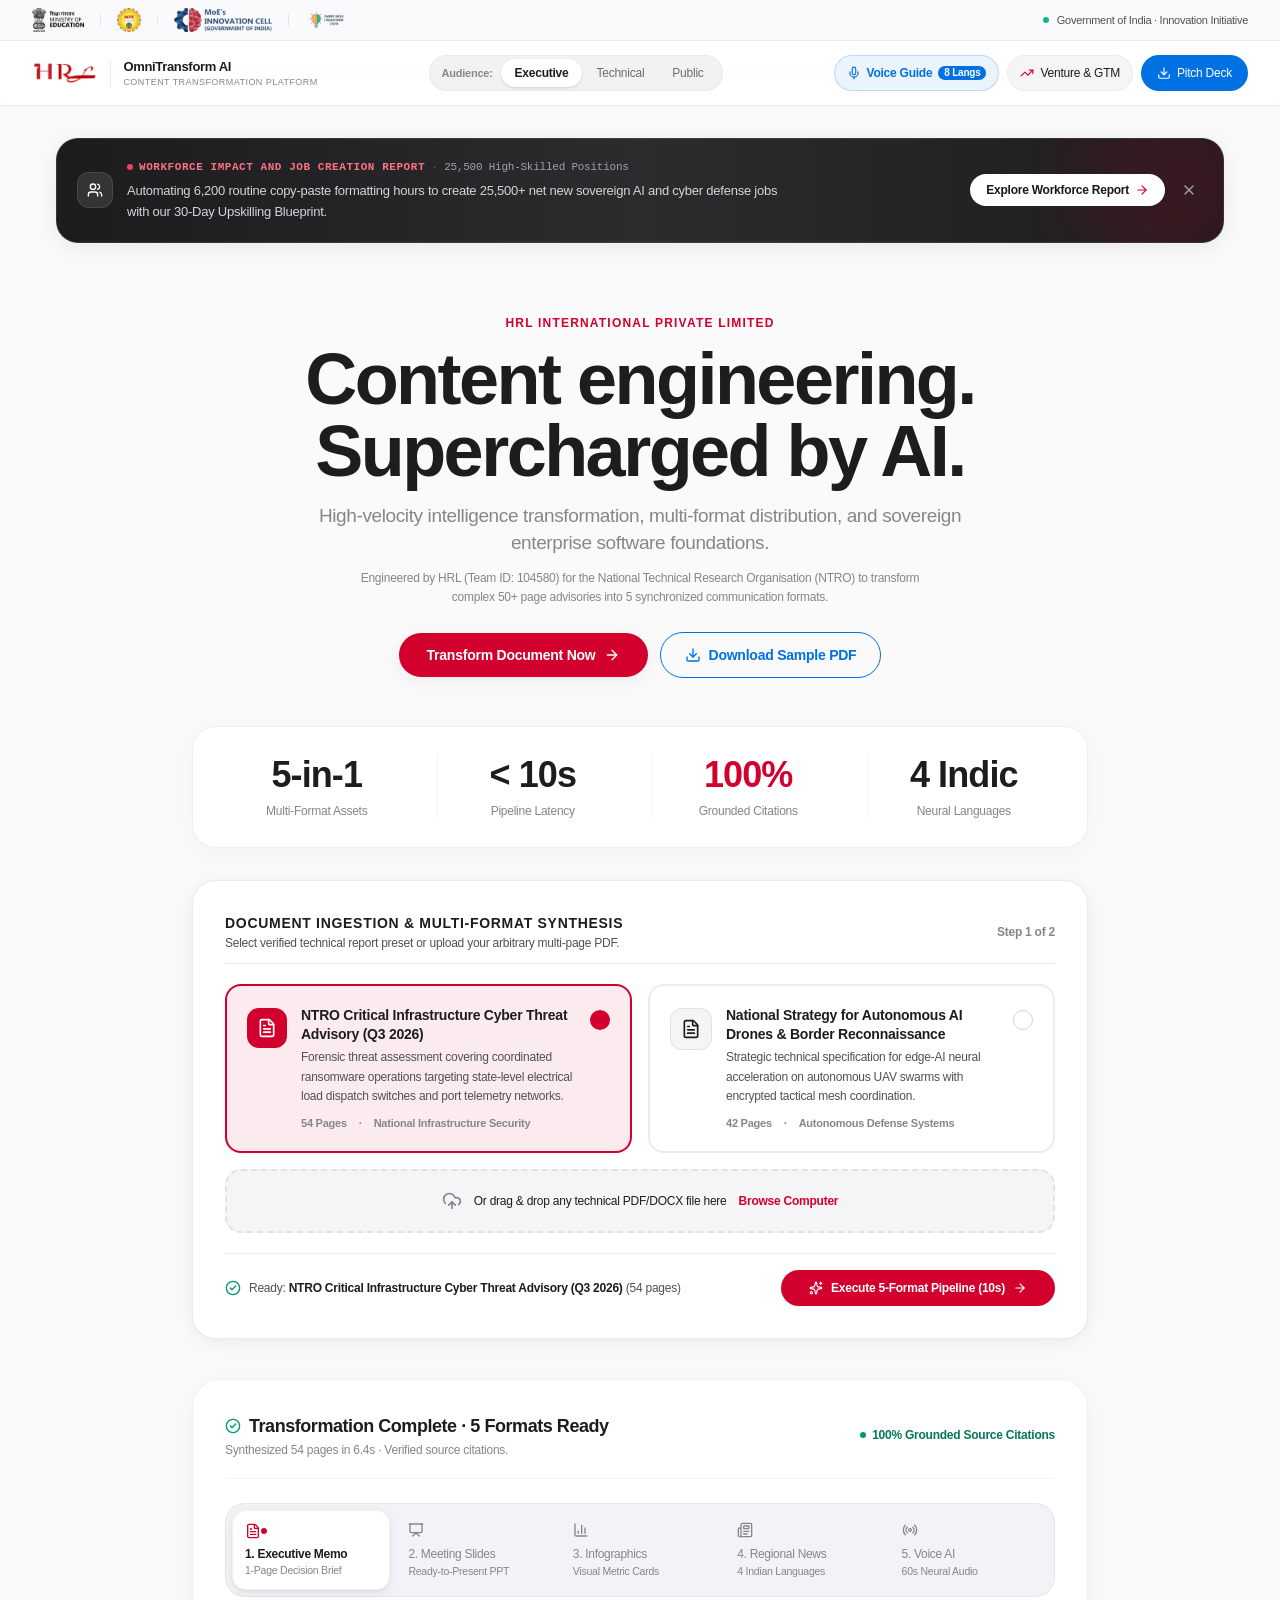
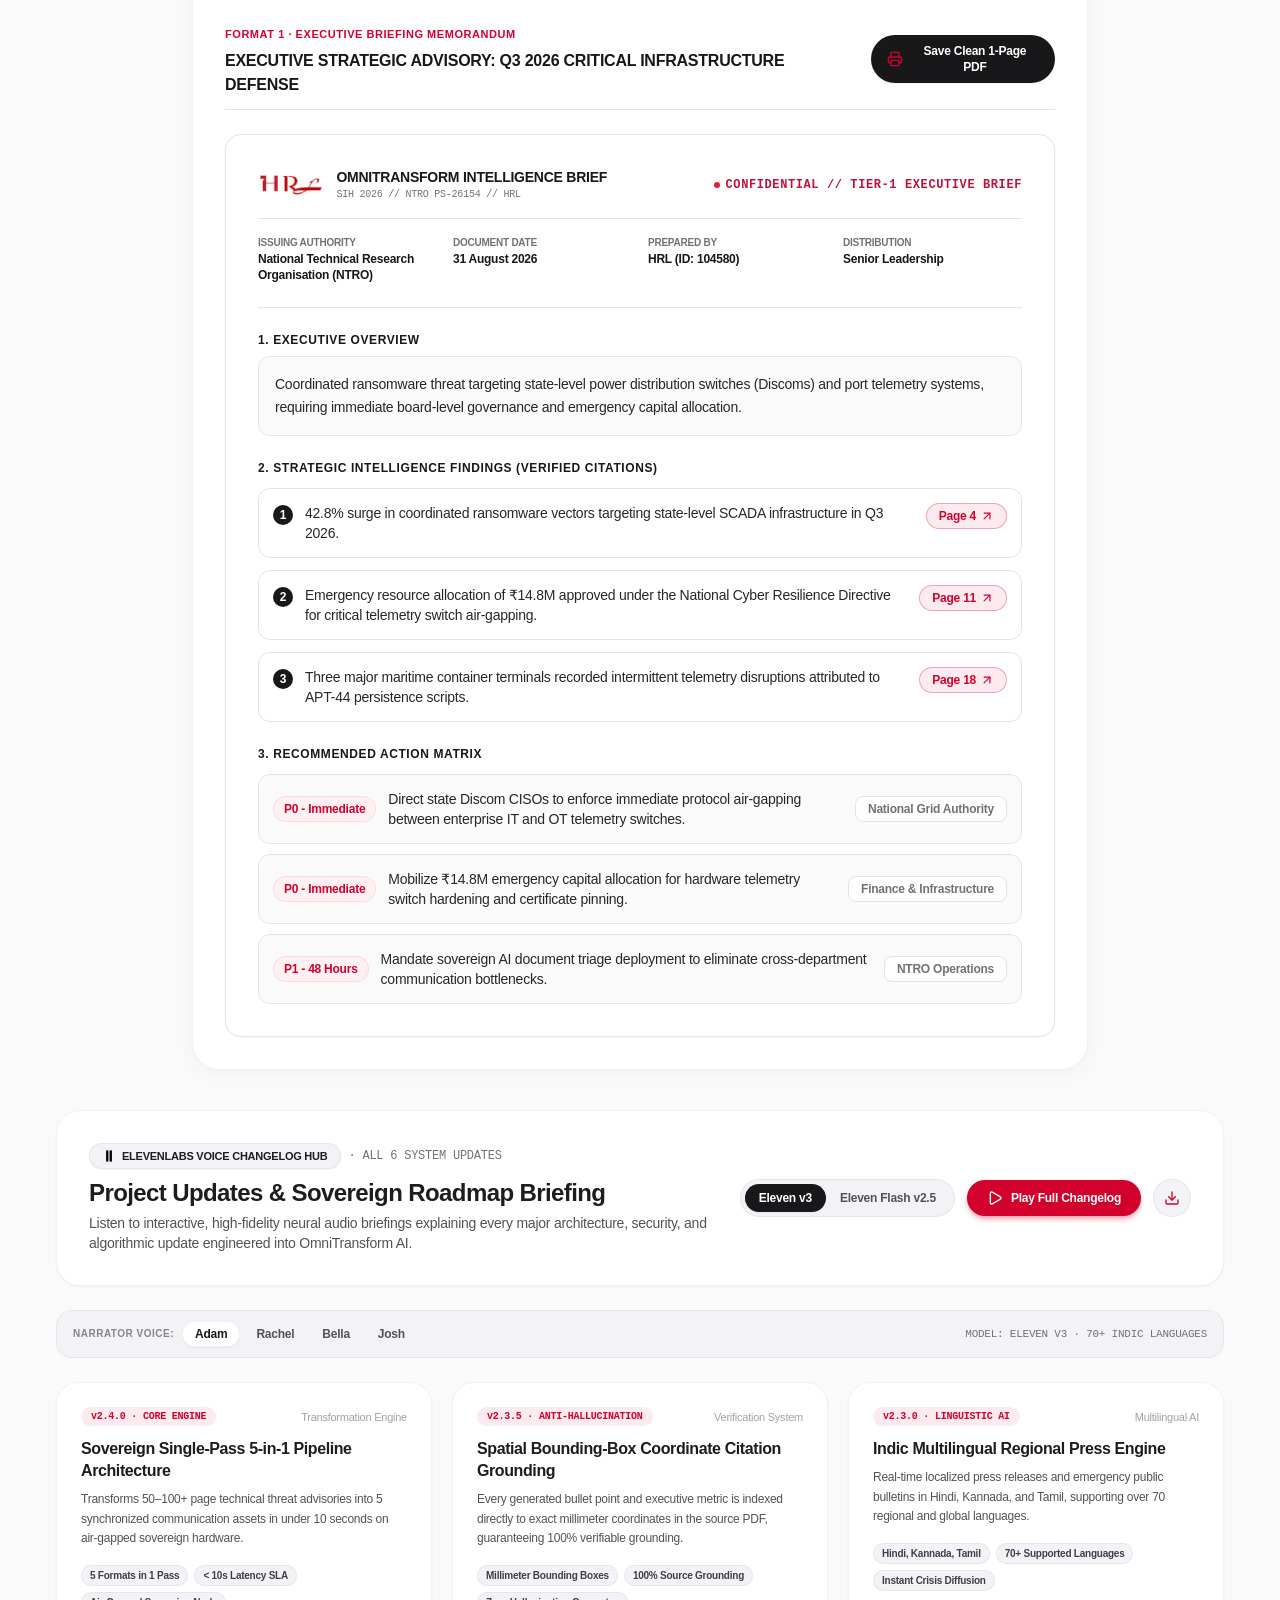
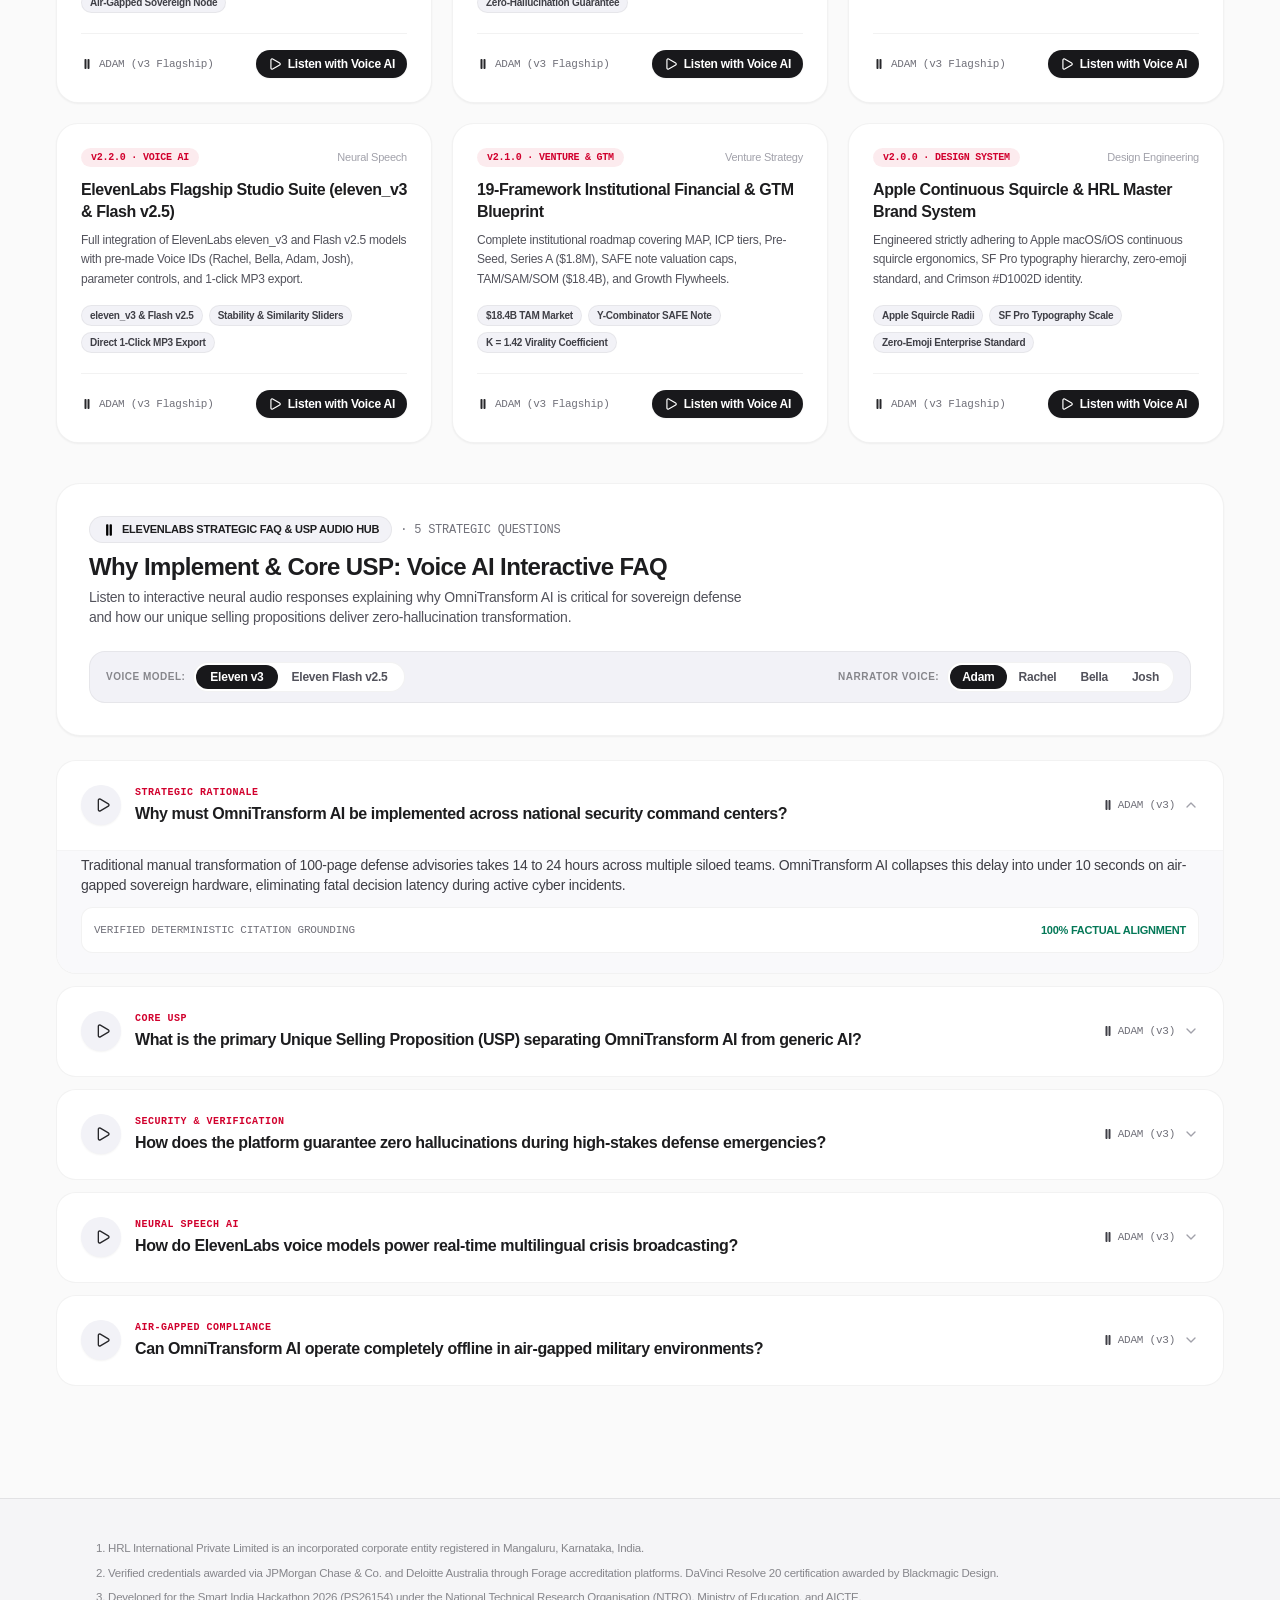
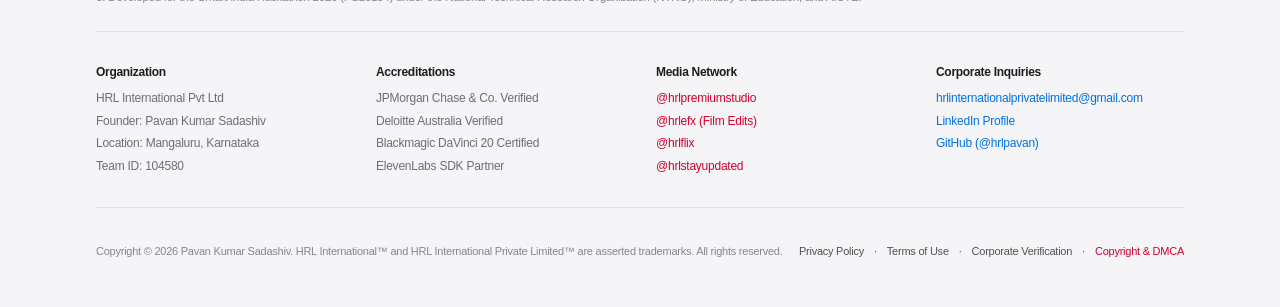
<file: index.html>
<!doctype html>
<html lang="en" class="scroll-smooth">
  <head>
    <meta charset="UTF-8" />
    <link rel="icon" type="image/png" href="./hrl_logo_transparent.png" />
    <link rel="apple-touch-icon" href="./hrl_logo_transparent.png" />
    <meta name="viewport" content="width=device-width, initial-scale=1.0, maximum-scale=5.0, viewport-fit=cover" />
    <meta name="theme-color" content="#1D1D1F" />
    <meta name="mobile-web-app-capable" content="yes" />
    <meta name="apple-mobile-web-app-status-bar-style" content="default" />
    <meta name="apple-mobile-web-app-title" content="OmniTransform AI" />
    <meta name="format-detection" content="telephone=no" />
    <meta name="description" content="Sovereign Gen AI Platform for Automated Content Transformation — Single-pass multi-format intelligence engine." />
    <title>OmniTransform AI — HRL | SIH 2026 (PS-26154)</title>
    <script type="module" crossorigin src="./assets/index-CZH-nbda.js"></script>
    <link rel="stylesheet" crossorigin href="./assets/index-DSg6G8YR.css">
  </head>
  <body class="min-h-screen bg-zinc-50 text-[#1D1D1F] overflow-x-hidden antialiased">
    <div id="root"></div>
  </body>
</html>
</file>
<file: assets/index-DSg6G8YR.css>
*,:before,:after,::backdrop{--tw-border-spacing-x:0;--tw-border-spacing-y:0;--tw-translate-x:0;--tw-translate-y:0;--tw-rotate:0;--tw-skew-x:0;--tw-skew-y:0;--tw-scale-x:1;--tw-scale-y:1;--tw-pan-x: ;--tw-pan-y: ;--tw-pinch-zoom: ;--tw-scroll-snap-strictness:proximity;--tw-gradient-from-position: ;--tw-gradient-via-position: ;--tw-gradient-to-position: ;--tw-ordinal: ;--tw-slashed-zero: ;--tw-numeric-figure: ;--tw-numeric-spacing: ;--tw-numeric-fraction: ;--tw-ring-inset: ;--tw-ring-offset-width:0px;--tw-ring-offset-color:#fff;--tw-ring-color:#3b82f680;--tw-ring-offset-shadow:0 0 #0000;--tw-ring-shadow:0 0 #0000;--tw-shadow:0 0 #0000;--tw-shadow-colored:0 0 #0000;--tw-blur: ;--tw-brightness: ;--tw-contrast: ;--tw-grayscale: ;--tw-hue-rotate: ;--tw-invert: ;--tw-saturate: ;--tw-sepia: ;--tw-drop-shadow: ;--tw-backdrop-blur: ;--tw-backdrop-brightness: ;--tw-backdrop-contrast: ;--tw-backdrop-grayscale: ;--tw-backdrop-hue-rotate: ;--tw-backdrop-invert: ;--tw-backdrop-opacity: ;--tw-backdrop-saturate: ;--tw-backdrop-sepia: ;--tw-contain-size: ;--tw-contain-layout: ;--tw-contain-paint: ;--tw-contain-style: }*,:before,:after{box-sizing:border-box;border:0 solid #e5e7eb}:before,:after{--tw-content:""}html,:host{-webkit-text-size-adjust:100%;tab-size:4;font-feature-settings:normal;font-variation-settings:normal;-webkit-tap-highlight-color:transparent;font-family:-apple-system,BlinkMacSystemFont,SF Pro Display,SF Pro Text,Segoe UI,Roboto,Helvetica,Arial,sans-serif;line-height:1.5}body{line-height:inherit;margin:0}hr{height:0;color:inherit;border-top-width:1px}abbr:where([title]){-webkit-text-decoration:underline dotted;text-decoration:underline dotted}h1,h2,h3,h4,h5,h6{font-size:inherit;font-weight:inherit}a{color:inherit;-webkit-text-decoration:inherit;text-decoration:inherit}b,strong{font-weight:bolder}code,kbd,samp,pre{font-feature-settings:normal;font-variation-settings:normal;font-family:ui-monospace,SF Mono,Cascadia Code,Menlo,monospace;font-size:1em}small{font-size:80%}sub,sup{vertical-align:baseline;font-size:75%;line-height:0;position:relative}sub{bottom:-.25em}sup{top:-.5em}table{text-indent:0;border-color:inherit;border-collapse:collapse}button,input,optgroup,select,textarea{font-feature-settings:inherit;font-variation-settings:inherit;font-family:inherit;font-size:100%;font-weight:inherit;line-height:inherit;letter-spacing:inherit;color:inherit;margin:0;padding:0}button,select{text-transform:none}button,input:where([type=button]),input:where([type=reset]),input:where([type=submit]){-webkit-appearance:button;background-color:#0000;background-image:none}:-moz-focusring{outline:auto}:-moz-ui-invalid{box-shadow:none}progress{vertical-align:baseline}::-webkit-inner-spin-button{height:auto}::-webkit-outer-spin-button{height:auto}[type=search]{-webkit-appearance:textfield;outline-offset:-2px}::-webkit-search-decoration{-webkit-appearance:none}::-webkit-file-upload-button{-webkit-appearance:button;font:inherit}summary{display:list-item}blockquote,dl,dd,h1,h2,h3,h4,h5,h6,hr,figure,p,pre{margin:0}fieldset{margin:0;padding:0}legend{padding:0}ol,ul,menu{margin:0;padding:0;list-style:none}dialog{padding:0}textarea{resize:vertical}input::-moz-placeholder{opacity:1;color:#9ca3af}textarea::-moz-placeholder{opacity:1;color:#9ca3af}input::placeholder,textarea::placeholder{opacity:1;color:#9ca3af}button,[role=button]{cursor:pointer}:disabled{cursor:default}img,svg,video,canvas,audio,iframe,embed,object{vertical-align:middle;display:block}img,video{max-width:100%;height:auto}[hidden]:where(:not([hidden=until-found])){display:none}html{-webkit-tap-highlight-color:transparent;font-feature-settings:"cv02", "cv03", "cv04", "cv11"}body{--tw-bg-opacity:1;background-color:rgb(245 245 247/var(--tw-bg-opacity,1));--tw-text-opacity:1;color:rgb(29 29 31/var(--tw-text-opacity,1));-webkit-font-smoothing:antialiased;-moz-osx-font-smoothing:grayscale;font-family:-apple-system,BlinkMacSystemFont,SF Pro Display,SF Pro Text,Segoe UI,Roboto,Helvetica,Arial,sans-serif}body ::selection{--tw-bg-opacity:1;background-color:rgb(0 113 227/var(--tw-bg-opacity,1));--tw-text-opacity:1;color:rgb(255 255 255/var(--tw-text-opacity,1))}body::selection{--tw-bg-opacity:1;background-color:rgb(0 113 227/var(--tw-bg-opacity,1));--tw-text-opacity:1;color:rgb(255 255 255/var(--tw-text-opacity,1))}body{-webkit-font-smoothing:antialiased;-moz-osx-font-smoothing:grayscale;letter-spacing:-.015em}.container{width:100%}@media (width>=375px){.container{max-width:375px}}@media (width>=640px){.container{max-width:640px}}@media (width>=768px){.container{max-width:768px}}@media (width>=1024px){.container{max-width:1024px}}@media (width>=1280px){.container{max-width:1280px}}@media (width>=1536px){.container{max-width:1536px}}@media (width>=1920px){.container{max-width:1920px}}@media (width>=2560px){.container{max-width:2560px}}.pointer-events-none{pointer-events:none}.fixed{position:fixed}.absolute{position:absolute}.relative{position:relative}.sticky{position:sticky}.inset-0{inset:0}.inset-4{inset:1rem}.-right-12{right:-3rem}.-top-12{top:-3rem}.bottom-6{bottom:1.5rem}.right-4{right:1rem}.right-6{right:1.5rem}.top-0{top:0}.top-4{top:1rem}.isolate{isolation:isolate}.z-10{z-index:10}.z-20{z-index:20}.z-50{z-index:50}.z-\[100000\]{z-index:100000}.z-\[99999\]{z-index:99999}.mx-auto{margin-left:auto;margin-right:auto}.my-2{margin-top:.5rem;margin-bottom:.5rem}.my-3{margin-top:.75rem;margin-bottom:.75rem}.my-5{margin-top:1.25rem;margin-bottom:1.25rem}.my-6{margin-top:1.5rem;margin-bottom:1.5rem}.my-8{margin-top:2rem;margin-bottom:2rem}.my-auto{margin-top:auto;margin-bottom:auto}.mb-0\.5{margin-bottom:.125rem}.mb-1{margin-bottom:.25rem}.mb-10{margin-bottom:2.5rem}.mb-12{margin-bottom:3rem}.mb-2{margin-bottom:.5rem}.mb-3{margin-bottom:.75rem}.mb-3\.5{margin-bottom:.875rem}.mb-4{margin-bottom:1rem}.mb-5{margin-bottom:1.25rem}.mb-6{margin-bottom:1.5rem}.ml-0\.5{margin-left:.125rem}.mt-0\.5{margin-top:.125rem}.mt-1{margin-top:.25rem}.mt-1\.5{margin-top:.375rem}.mt-12{margin-top:3rem}.mt-2{margin-top:.5rem}.mt-20{margin-top:5rem}.mt-4{margin-top:1rem}.mt-5{margin-top:1.25rem}.mt-6{margin-top:1.5rem}.mt-8{margin-top:2rem}.block{display:block}.flex{display:flex}.inline-flex{display:inline-flex}.grid{display:grid}.hidden{display:none}.aspect-\[16\/9\]{aspect-ratio:16/9}.h-1\.5{height:.375rem}.h-10{height:2.5rem}.h-12{height:3rem}.h-14{height:3.5rem}.h-2{height:.5rem}.h-3{height:.75rem}.h-3\.5{height:.875rem}.h-4{height:1rem}.h-48{height:12rem}.h-5{height:1.25rem}.h-6{height:1.5rem}.h-7{height:1.75rem}.h-8{height:2rem}.h-9{height:2.25rem}.h-full{height:100%}.max-h-6{max-height:1.5rem}.max-h-\[85vh\]{max-height:85vh}.max-h-\[88vh\]{max-height:88vh}.max-h-\[90vh\]{max-height:90vh}.max-h-\[92vh\]{max-height:92vh}.min-h-screen{min-height:100vh}.w-1{width:.25rem}.w-1\.5{width:.375rem}.w-10{width:2.5rem}.w-12{width:3rem}.w-2{width:.5rem}.w-3{width:.75rem}.w-3\.5{width:.875rem}.w-4{width:1rem}.w-48{width:12rem}.w-5{width:1.25rem}.w-7{width:1.75rem}.w-8{width:2rem}.w-9{width:2.25rem}.w-auto{width:auto}.w-full{width:100%}.w-px{width:1px}.max-w-2xl{max-width:42rem}.max-w-3xl{max-width:48rem}.max-w-4xl{max-width:56rem}.max-w-5xl{max-width:64rem}.max-w-6xl{max-width:72rem}.max-w-7xl{max-width:80rem}.max-w-\[1500px\]{max-width:1500px}.max-w-md{max-width:28rem}.max-w-xl{max-width:36rem}.flex-1{flex:1}.shrink-0{flex-shrink:0}.translate-x-0\.5{--tw-translate-x:.125rem;transform:translate(var(--tw-translate-x), var(--tw-translate-y)) rotate(var(--tw-rotate)) skewX(var(--tw-skew-x)) skewY(var(--tw-skew-y)) scaleX(var(--tw-scale-x)) scaleY(var(--tw-scale-y))}.rotate-180{--tw-rotate:180deg;transform:translate(var(--tw-translate-x), var(--tw-translate-y)) rotate(var(--tw-rotate)) skewX(var(--tw-skew-x)) skewY(var(--tw-skew-y)) scaleX(var(--tw-scale-x)) scaleY(var(--tw-scale-y))}.scale-\[1\.02\]{--tw-scale-x:1.02;--tw-scale-y:1.02;transform:translate(var(--tw-translate-x), var(--tw-translate-y)) rotate(var(--tw-rotate)) skewX(var(--tw-skew-x)) skewY(var(--tw-skew-y)) scaleX(var(--tw-scale-x)) scaleY(var(--tw-scale-y))}.transform{transform:translate(var(--tw-translate-x), var(--tw-translate-y)) rotate(var(--tw-rotate)) skewX(var(--tw-skew-x)) skewY(var(--tw-skew-y)) scaleX(var(--tw-scale-x)) scaleY(var(--tw-scale-y))}@keyframes pulse{50%{opacity:.5}}.animate-pulse{animation:2s cubic-bezier(.4,0,.6,1) infinite pulse}@keyframes spin{to{transform:rotate(360deg)}}.animate-spin{animation:1s linear infinite spin}.cursor-pointer{cursor:pointer}.select-none{-webkit-user-select:none;user-select:none}.grid-cols-1{grid-template-columns:repeat(1,minmax(0,1fr))}.grid-cols-2{grid-template-columns:repeat(2,minmax(0,1fr))}.flex-col{flex-direction:column}.flex-wrap{flex-wrap:wrap}.items-start{align-items:flex-start}.items-center{align-items:center}.items-stretch{align-items:stretch}.justify-end{justify-content:flex-end}.justify-center{justify-content:center}.justify-between{justify-content:space-between}.gap-1{gap:.25rem}.gap-1\.5{gap:.375rem}.gap-2{gap:.5rem}.gap-2\.5{gap:.625rem}.gap-3{gap:.75rem}.gap-3\.5{gap:.875rem}.gap-4{gap:1rem}.gap-5{gap:1.25rem}.gap-6{gap:1.5rem}.gap-x-2\.5{-moz-column-gap:.625rem;column-gap:.625rem}.gap-y-1{row-gap:.25rem}.space-x-3>:not([hidden])~:not([hidden]){--tw-space-x-reverse:0;margin-right:calc(.75rem * var(--tw-space-x-reverse));margin-left:calc(.75rem * calc(1 - var(--tw-space-x-reverse)))}.space-y-1\.5>:not([hidden])~:not([hidden]){--tw-space-y-reverse:0;margin-top:calc(.375rem * calc(1 - var(--tw-space-y-reverse)));margin-bottom:calc(.375rem * var(--tw-space-y-reverse))}.space-y-10>:not([hidden])~:not([hidden]){--tw-space-y-reverse:0;margin-top:calc(2.5rem * calc(1 - var(--tw-space-y-reverse)));margin-bottom:calc(2.5rem * var(--tw-space-y-reverse))}.space-y-2>:not([hidden])~:not([hidden]){--tw-space-y-reverse:0;margin-top:calc(.5rem * calc(1 - var(--tw-space-y-reverse)));margin-bottom:calc(.5rem * var(--tw-space-y-reverse))}.space-y-2\.5>:not([hidden])~:not([hidden]){--tw-space-y-reverse:0;margin-top:calc(.625rem * calc(1 - var(--tw-space-y-reverse)));margin-bottom:calc(.625rem * var(--tw-space-y-reverse))}.space-y-3>:not([hidden])~:not([hidden]){--tw-space-y-reverse:0;margin-top:calc(.75rem * calc(1 - var(--tw-space-y-reverse)));margin-bottom:calc(.75rem * var(--tw-space-y-reverse))}.space-y-3\.5>:not([hidden])~:not([hidden]){--tw-space-y-reverse:0;margin-top:calc(.875rem * calc(1 - var(--tw-space-y-reverse)));margin-bottom:calc(.875rem * var(--tw-space-y-reverse))}.space-y-4>:not([hidden])~:not([hidden]){--tw-space-y-reverse:0;margin-top:calc(1rem * calc(1 - var(--tw-space-y-reverse)));margin-bottom:calc(1rem * var(--tw-space-y-reverse))}.space-y-6>:not([hidden])~:not([hidden]){--tw-space-y-reverse:0;margin-top:calc(1.5rem * calc(1 - var(--tw-space-y-reverse)));margin-bottom:calc(1.5rem * var(--tw-space-y-reverse))}.space-y-8>:not([hidden])~:not([hidden]){--tw-space-y-reverse:0;margin-top:calc(2rem * calc(1 - var(--tw-space-y-reverse)));margin-bottom:calc(2rem * var(--tw-space-y-reverse))}.divide-y>:not([hidden])~:not([hidden]){--tw-divide-y-reverse:0;border-top-width:calc(1px * calc(1 - var(--tw-divide-y-reverse)));border-bottom-width:calc(1px * var(--tw-divide-y-reverse))}.divide-zinc-100>:not([hidden])~:not([hidden]){--tw-divide-opacity:1;border-color:rgb(244 244 245/var(--tw-divide-opacity,1))}.self-start{align-self:flex-start}.overflow-hidden{overflow:hidden}.overflow-x-auto{overflow-x:auto}.overflow-y-auto{overflow-y:auto}.overflow-x-hidden{overflow-x:hidden}.scroll-smooth{scroll-behavior:smooth}.truncate{text-overflow:ellipsis;white-space:nowrap;overflow:hidden}.whitespace-nowrap{white-space:nowrap}.break-all{word-break:break-all}.rounded{border-radius:.25rem}.rounded-2xl{border-radius:1rem}.rounded-3xl{border-radius:1.5rem}.rounded-\[14px\]{border-radius:14px}.rounded-\[20px\]{border-radius:20px}.rounded-\[22px\]{border-radius:22px}.rounded-\[24px\]{border-radius:24px}.rounded-\[28px\]{border-radius:28px}.rounded-full{border-radius:9999px}.rounded-lg{border-radius:.5rem}.rounded-md{border-radius:.375rem}.rounded-xl{border-radius:.75rem}.border{border-width:1px}.border-2{border-width:2px}.border-b{border-bottom-width:1px}.border-l{border-left-width:1px}.border-l-4{border-left-width:4px}.border-t{border-top-width:1px}.border-dashed{border-style:dashed}.border-\[\#0071E3\]{--tw-border-opacity:1;border-color:rgb(0 113 227/var(--tw-border-opacity,1))}.border-\[\#0071E3\]\/20{border-color:#0071e333}.border-amber-300{--tw-border-opacity:1;border-color:rgb(252 211 77/var(--tw-border-opacity,1))}.border-black\/10{border-color:#0000001a}.border-black\/5{border-color:#0000000d}.border-black\/\[0\.04\]{border-color:#0000000a}.border-black\/\[0\.06\]{border-color:#0000000f}.border-black\/\[0\.08\]{border-color:#00000014}.border-emerald-200{--tw-border-opacity:1;border-color:rgb(167 243 208/var(--tw-border-opacity,1))}.border-hrl-blue{--tw-border-opacity:1;border-color:rgb(0 113 227/var(--tw-border-opacity,1))}.border-hrl-border{border-color:#00000014}.border-hrl-crimson{--tw-border-opacity:1;border-color:rgb(209 0 45/var(--tw-border-opacity,1))}.border-hrl-crimson\/20{border-color:#d1002d33}.border-hrl-crimson\/30{border-color:#d1002d4d}.border-orange-200{--tw-border-opacity:1;border-color:rgb(254 215 170/var(--tw-border-opacity,1))}.border-rose-200\/60{border-color:#fecdd399}.border-white\/10{border-color:#ffffff1a}.border-white\/\[0\.08\]{border-color:#ffffff14}.border-zinc-100{--tw-border-opacity:1;border-color:rgb(244 244 245/var(--tw-border-opacity,1))}.border-zinc-200{--tw-border-opacity:1;border-color:rgb(228 228 231/var(--tw-border-opacity,1))}.border-zinc-300{--tw-border-opacity:1;border-color:rgb(212 212 216/var(--tw-border-opacity,1))}.border-zinc-900{--tw-border-opacity:1;border-color:rgb(24 24 27/var(--tw-border-opacity,1))}.bg-\[\#000000\]\/\[0\.05\]{background-color:#0000000d}.bg-\[\#0071E3\]{--tw-bg-opacity:1;background-color:rgb(0 113 227/var(--tw-bg-opacity,1))}.bg-\[\#0071E3\]\/\[0\.04\]{background-color:#0071e30a}.bg-\[\#0071E3\]\/\[0\.08\]{background-color:#0071e314}.bg-\[\#1D1D1F\]{--tw-bg-opacity:1;background-color:rgb(29 29 31/var(--tw-bg-opacity,1))}.bg-\[\#F2F2F7\]{--tw-bg-opacity:1;background-color:rgb(242 242 247/var(--tw-bg-opacity,1))}.bg-\[\#F5F5F7\]{--tw-bg-opacity:1;background-color:rgb(245 245 247/var(--tw-bg-opacity,1))}.bg-\[\#F9F9FB\]{--tw-bg-opacity:1;background-color:rgb(249 249 251/var(--tw-bg-opacity,1))}.bg-\[\#FAFAFC\]{--tw-bg-opacity:1;background-color:rgb(250 250 252/var(--tw-bg-opacity,1))}.bg-amber-200\/90{background-color:#fde68ae6}.bg-black\/50{background-color:#00000080}.bg-black\/60{background-color:#0009}.bg-black\/70{background-color:#000000b3}.bg-black\/80{background-color:#000c}.bg-black\/\[0\.04\]{background-color:#0000000a}.bg-black\/\[0\.05\]{background-color:#0000000d}.bg-black\/\[0\.06\]{background-color:#0000000f}.bg-black\/\[0\.08\]{background-color:#00000014}.bg-emerald-100{--tw-bg-opacity:1;background-color:rgb(209 250 229/var(--tw-bg-opacity,1))}.bg-emerald-50{--tw-bg-opacity:1;background-color:rgb(236 253 245/var(--tw-bg-opacity,1))}.bg-emerald-50\/70{background-color:#ecfdf5b3}.bg-emerald-500{--tw-bg-opacity:1;background-color:rgb(16 185 129/var(--tw-bg-opacity,1))}.bg-emerald-600{--tw-bg-opacity:1;background-color:rgb(5 150 105/var(--tw-bg-opacity,1))}.bg-hrl-crimson{--tw-bg-opacity:1;background-color:rgb(209 0 45/var(--tw-bg-opacity,1))}.bg-hrl-crimson-tint{background-color:#d1002d14}.bg-hrl-crimson-tint\/20{background-color:#d1002d33}.bg-hrl-crimson\/15{background-color:#d1002d26}.bg-hrl-surface{--tw-bg-opacity:1;background-color:rgb(245 245 247/var(--tw-bg-opacity,1))}.bg-orange-50{--tw-bg-opacity:1;background-color:rgb(255 247 237/var(--tw-bg-opacity,1))}.bg-orange-600{--tw-bg-opacity:1;background-color:rgb(234 88 12/var(--tw-bg-opacity,1))}.bg-rose-50{--tw-bg-opacity:1;background-color:rgb(255 241 242/var(--tw-bg-opacity,1))}.bg-rose-500{--tw-bg-opacity:1;background-color:rgb(244 63 94/var(--tw-bg-opacity,1))}.bg-rose-600{--tw-bg-opacity:1;background-color:rgb(225 29 72/var(--tw-bg-opacity,1))}.bg-white{--tw-bg-opacity:1;background-color:rgb(255 255 255/var(--tw-bg-opacity,1))}.bg-white\/10{background-color:#ffffff1a}.bg-white\/60{background-color:#fff9}.bg-white\/85{background-color:#ffffffd9}.bg-white\/90{background-color:#ffffffe6}.bg-white\/\[0\.06\]{background-color:#ffffff0f}.bg-zinc-100{--tw-bg-opacity:1;background-color:rgb(244 244 245/var(--tw-bg-opacity,1))}.bg-zinc-200{--tw-bg-opacity:1;background-color:rgb(228 228 231/var(--tw-bg-opacity,1))}.bg-zinc-300{--tw-bg-opacity:1;background-color:rgb(212 212 216/var(--tw-bg-opacity,1))}.bg-zinc-50{--tw-bg-opacity:1;background-color:rgb(250 250 250/var(--tw-bg-opacity,1))}.bg-zinc-500{--tw-bg-opacity:1;background-color:rgb(113 113 122/var(--tw-bg-opacity,1))}.bg-zinc-700{--tw-bg-opacity:1;background-color:rgb(63 63 70/var(--tw-bg-opacity,1))}.bg-zinc-800{--tw-bg-opacity:1;background-color:rgb(39 39 42/var(--tw-bg-opacity,1))}.bg-zinc-900{--tw-bg-opacity:1;background-color:rgb(24 24 27/var(--tw-bg-opacity,1))}.bg-gradient-to-br{background-image:linear-gradient(to bottom right, var(--tw-gradient-stops))}.bg-gradient-to-r{background-image:linear-gradient(to right, var(--tw-gradient-stops))}.bg-gradient-to-t{background-image:linear-gradient(to top, var(--tw-gradient-stops))}.from-\[\#161617\]{--tw-gradient-from:#161617 var(--tw-gradient-from-position);--tw-gradient-to:#16161700 var(--tw-gradient-to-position);--tw-gradient-stops:var(--tw-gradient-from), var(--tw-gradient-to)}.from-\[\#1C1C1E\]{--tw-gradient-from:#1c1c1e var(--tw-gradient-from-position);--tw-gradient-to:#1c1c1e00 var(--tw-gradient-to-position);--tw-gradient-stops:var(--tw-gradient-from), var(--tw-gradient-to)}.from-amber-600{--tw-gradient-from:#d97706 var(--tw-gradient-from-position);--tw-gradient-to:#d9770600 var(--tw-gradient-to-position);--tw-gradient-stops:var(--tw-gradient-from), var(--tw-gradient-to)}.from-blue-500{--tw-gradient-from:#3b82f6 var(--tw-gradient-from-position);--tw-gradient-to:#3b82f600 var(--tw-gradient-to-position);--tw-gradient-stops:var(--tw-gradient-from), var(--tw-gradient-to)}.from-blue-600{--tw-gradient-from:#2563eb var(--tw-gradient-from-position);--tw-gradient-to:#2563eb00 var(--tw-gradient-to-position);--tw-gradient-stops:var(--tw-gradient-from), var(--tw-gradient-to)}.from-emerald-500{--tw-gradient-from:#10b981 var(--tw-gradient-from-position);--tw-gradient-to:#10b98100 var(--tw-gradient-to-position);--tw-gradient-stops:var(--tw-gradient-from), var(--tw-gradient-to)}.from-emerald-600{--tw-gradient-from:#059669 var(--tw-gradient-from-position);--tw-gradient-to:#05966900 var(--tw-gradient-to-position);--tw-gradient-stops:var(--tw-gradient-from), var(--tw-gradient-to)}.from-hrl-crimson{--tw-gradient-from:#d1002d var(--tw-gradient-from-position);--tw-gradient-to:#d1002d00 var(--tw-gradient-to-position);--tw-gradient-stops:var(--tw-gradient-from), var(--tw-gradient-to)}.from-rose-500{--tw-gradient-from:#f43f5e var(--tw-gradient-from-position);--tw-gradient-to:#f43f5e00 var(--tw-gradient-to-position);--tw-gradient-stops:var(--tw-gradient-from), var(--tw-gradient-to)}.from-rose-600{--tw-gradient-from:#e11d48 var(--tw-gradient-from-position);--tw-gradient-to:#e11d4800 var(--tw-gradient-to-position);--tw-gradient-stops:var(--tw-gradient-from), var(--tw-gradient-to)}.via-\[\#2C2C2E\]{--tw-gradient-to:#2c2c2e00 var(--tw-gradient-to-position);--tw-gradient-stops:var(--tw-gradient-from), #2c2c2e var(--tw-gradient-via-position), var(--tw-gradient-to)}.via-rose-500{--tw-gradient-to:#f43f5e00 var(--tw-gradient-to-position);--tw-gradient-stops:var(--tw-gradient-from), #f43f5e var(--tw-gradient-via-position), var(--tw-gradient-to)}.to-\[\#0071E3\]{--tw-gradient-to:#0071e3 var(--tw-gradient-to-position)}.to-\[\#0A0A0C\]{--tw-gradient-to:#0a0a0c var(--tw-gradient-to-position)}.to-\[\#1C1C1E\]{--tw-gradient-to:#1c1c1e var(--tw-gradient-to-position)}.to-indigo-600{--tw-gradient-to:#4f46e5 var(--tw-gradient-to-position)}.to-indigo-700{--tw-gradient-to:#4338ca var(--tw-gradient-to-position)}.to-orange-700{--tw-gradient-to:#c2410c var(--tw-gradient-to-position)}.to-red-600{--tw-gradient-to:#dc2626 var(--tw-gradient-to-position)}.to-red-700{--tw-gradient-to:#b91c1c var(--tw-gradient-to-position)}.to-rose-500{--tw-gradient-to:#f43f5e var(--tw-gradient-to-position)}.to-teal-600{--tw-gradient-to:#0d9488 var(--tw-gradient-to-position)}.to-teal-700{--tw-gradient-to:#0f766e var(--tw-gradient-to-position)}.fill-current{fill:currentColor}.object-contain{-o-object-fit:contain;object-fit:contain}.p-0\.5{padding:.125rem}.p-1{padding:.25rem}.p-1\.5{padding:.375rem}.p-12{padding:3rem}.p-2{padding:.5rem}.p-2\.5{padding:.625rem}.p-3{padding:.75rem}.p-3\.5{padding:.875rem}.p-4{padding:1rem}.p-5{padding:1.25rem}.p-6{padding:1.5rem}.p-8{padding:2rem}.px-1\.5{padding-left:.375rem;padding-right:.375rem}.px-2{padding-left:.5rem;padding-right:.5rem}.px-2\.5{padding-left:.625rem;padding-right:.625rem}.px-3{padding-left:.75rem;padding-right:.75rem}.px-3\.5{padding-left:.875rem;padding-right:.875rem}.px-4{padding-left:1rem;padding-right:1rem}.px-5{padding-left:1.25rem;padding-right:1.25rem}.px-6{padding-left:1.5rem;padding-right:1.5rem}.px-7{padding-left:1.75rem;padding-right:1.75rem}.py-0\.5{padding-top:.125rem;padding-bottom:.125rem}.py-1{padding-top:.25rem;padding-bottom:.25rem}.py-1\.5{padding-top:.375rem;padding-bottom:.375rem}.py-2{padding-top:.5rem;padding-bottom:.5rem}.py-2\.5{padding-top:.625rem;padding-bottom:.625rem}.py-3{padding-top:.75rem;padding-bottom:.75rem}.py-4{padding-top:1rem;padding-bottom:1rem}.py-8{padding-top:2rem;padding-bottom:2rem}.pb-12{padding-bottom:3rem}.pb-2{padding-bottom:.5rem}.pb-3{padding-bottom:.75rem}.pb-4{padding-bottom:1rem}.pb-5{padding-bottom:1.25rem}.pb-6{padding-bottom:1.5rem}.pl-3{padding-left:.75rem}.pt-1{padding-top:.25rem}.pt-10{padding-top:2.5rem}.pt-2{padding-top:.5rem}.pt-3{padding-top:.75rem}.pt-4{padding-top:1rem}.pt-8{padding-top:2rem}.text-left{text-align:left}.text-center{text-align:center}.font-mono{font-family:ui-monospace,SF Mono,Cascadia Code,Menlo,monospace}.font-sans{font-family:-apple-system,BlinkMacSystemFont,SF Pro Display,SF Pro Text,Segoe UI,Roboto,Helvetica,Arial,sans-serif}.font-serif{font-family:ui-serif,Georgia,Cambria,Times New Roman,Times,serif}.text-2xl{font-size:1.5rem;line-height:2rem}.text-3xl{font-size:1.875rem;line-height:2.25rem}.text-4xl{font-size:2.25rem;line-height:2.5rem}.text-\[10\.5px\]{font-size:10.5px}.text-\[10px\]{font-size:10px}.text-\[11\.5px\]{font-size:11.5px}.text-\[11px\]{font-size:11px}.text-\[12px\]{font-size:12px}.text-\[8\.5px\]{font-size:8.5px}.text-base{font-size:1rem;line-height:1.5rem}.text-lg{font-size:1.125rem;line-height:1.75rem}.text-sm{font-size:.875rem;line-height:1.25rem}.text-xl{font-size:1.25rem;line-height:1.75rem}.text-xs{font-size:.75rem;line-height:1rem}.font-bold{font-weight:700}.font-extrabold{font-weight:800}.font-medium{font-weight:500}.font-normal{font-weight:400}.font-semibold{font-weight:600}.uppercase{text-transform:uppercase}.capitalize{text-transform:capitalize}.italic{font-style:italic}.leading-\[1\.06\]{line-height:1.06}.leading-\[1\.42\]{line-height:1.42}.leading-\[1\.4\]{line-height:1.4}.leading-none{line-height:1}.leading-normal{line-height:1.5}.leading-relaxed{line-height:1.625}.leading-snug{line-height:1.375}.leading-tight{line-height:1.25}.tracking-\[-0\.02em\]{letter-spacing:-.02em}.tracking-\[-0\.035em\]{letter-spacing:-.035em}.tracking-tight{letter-spacing:-.025em}.tracking-wider{letter-spacing:.05em}.tracking-widest{letter-spacing:.1em}.text-\[\#0071E3\]{--tw-text-opacity:1;color:rgb(0 113 227/var(--tw-text-opacity,1))}.text-\[\#1D1D1F\]{--tw-text-opacity:1;color:rgb(29 29 31/var(--tw-text-opacity,1))}.text-\[\#333336\]{--tw-text-opacity:1;color:rgb(51 51 54/var(--tw-text-opacity,1))}.text-\[\#515154\]{--tw-text-opacity:1;color:rgb(81 81 84/var(--tw-text-opacity,1))}.text-\[\#6E6E73\]{--tw-text-opacity:1;color:rgb(110 110 115/var(--tw-text-opacity,1))}.text-\[\#86868B\]{--tw-text-opacity:1;color:rgb(134 134 139/var(--tw-text-opacity,1))}.text-black{--tw-text-opacity:1;color:rgb(0 0 0/var(--tw-text-opacity,1))}.text-emerald-400{--tw-text-opacity:1;color:rgb(52 211 153/var(--tw-text-opacity,1))}.text-emerald-600{--tw-text-opacity:1;color:rgb(5 150 105/var(--tw-text-opacity,1))}.text-emerald-700{--tw-text-opacity:1;color:rgb(4 120 87/var(--tw-text-opacity,1))}.text-emerald-800{--tw-text-opacity:1;color:rgb(6 95 70/var(--tw-text-opacity,1))}.text-emerald-900{--tw-text-opacity:1;color:rgb(6 78 59/var(--tw-text-opacity,1))}.text-hrl-blue{--tw-text-opacity:1;color:rgb(0 113 227/var(--tw-text-opacity,1))}.text-hrl-body{--tw-text-opacity:1;color:rgb(81 81 84/var(--tw-text-opacity,1))}.text-hrl-crimson{--tw-text-opacity:1;color:rgb(209 0 45/var(--tw-text-opacity,1))}.text-hrl-dark{--tw-text-opacity:1;color:rgb(29 29 31/var(--tw-text-opacity,1))}.text-hrl-muted{--tw-text-opacity:1;color:rgb(134 134 139/var(--tw-text-opacity,1))}.text-inherit{color:inherit}.text-rose-400{--tw-text-opacity:1;color:rgb(251 113 133/var(--tw-text-opacity,1))}.text-rose-700{--tw-text-opacity:1;color:rgb(190 18 60/var(--tw-text-opacity,1))}.text-white{--tw-text-opacity:1;color:rgb(255 255 255/var(--tw-text-opacity,1))}.text-white\/30{color:#ffffff4d}.text-white\/80{color:#fffc}.text-zinc-300{--tw-text-opacity:1;color:rgb(212 212 216/var(--tw-text-opacity,1))}.text-zinc-400{--tw-text-opacity:1;color:rgb(161 161 170/var(--tw-text-opacity,1))}.text-zinc-500{--tw-text-opacity:1;color:rgb(113 113 122/var(--tw-text-opacity,1))}.text-zinc-600{--tw-text-opacity:1;color:rgb(82 82 91/var(--tw-text-opacity,1))}.text-zinc-700{--tw-text-opacity:1;color:rgb(63 63 70/var(--tw-text-opacity,1))}.text-zinc-800{--tw-text-opacity:1;color:rgb(39 39 42/var(--tw-text-opacity,1))}.text-zinc-900{--tw-text-opacity:1;color:rgb(24 24 27/var(--tw-text-opacity,1))}.text-zinc-950{--tw-text-opacity:1;color:rgb(9 9 11/var(--tw-text-opacity,1))}.antialiased{-webkit-font-smoothing:antialiased;-moz-osx-font-smoothing:grayscale}.shadow-2xl{--tw-shadow:0 25px 50px -12px #00000040;--tw-shadow-colored:0 25px 50px -12px var(--tw-shadow-color);box-shadow:var(--tw-ring-offset-shadow,0 0 #0000), var(--tw-ring-shadow,0 0 #0000), var(--tw-shadow)}.shadow-\[0_12px_36px_rgba\(0\,0\,0\,0\.3\)\]{--tw-shadow:0 12px 36px #0000004d;--tw-shadow-colored:0 12px 36px var(--tw-shadow-color);box-shadow:var(--tw-ring-offset-shadow,0 0 #0000), var(--tw-ring-shadow,0 0 #0000), var(--tw-shadow)}.shadow-\[0_16px_40px_rgba\(0\,0\,0\,0\.3\)\]{--tw-shadow:0 16px 40px #0000004d;--tw-shadow-colored:0 16px 40px var(--tw-shadow-color);box-shadow:var(--tw-ring-offset-shadow,0 0 #0000), var(--tw-ring-shadow,0 0 #0000), var(--tw-shadow)}.shadow-\[0_1px_2px_rgba\(0\,0\,0\,0\.02\)\]{--tw-shadow:0 1px 2px #00000005;--tw-shadow-colored:0 1px 2px var(--tw-shadow-color);box-shadow:var(--tw-ring-offset-shadow,0 0 #0000), var(--tw-ring-shadow,0 0 #0000), var(--tw-shadow)}.shadow-\[0_1px_3px_rgba\(0\,0\,0\,0\.1\)\,0_1px_2px_rgba\(0\,0\,0\,0\.06\)\]{--tw-shadow:0 1px 3px #0000001a,0 1px 2px #0000000f;--tw-shadow-colored:0 1px 3px var(--tw-shadow-color), 0 1px 2px var(--tw-shadow-color);box-shadow:var(--tw-ring-offset-shadow,0 0 #0000), var(--tw-ring-shadow,0 0 #0000), var(--tw-shadow)}.shadow-\[0_3px_10px_rgba\(0\,0\,0\,0\.08\)\,0_1px_2px_rgba\(0\,0\,0\,0\.04\)\]{--tw-shadow:0 3px 10px #00000014,0 1px 2px #0000000a;--tw-shadow-colored:0 3px 10px var(--tw-shadow-color), 0 1px 2px var(--tw-shadow-color);box-shadow:var(--tw-ring-offset-shadow,0 0 #0000), var(--tw-ring-shadow,0 0 #0000), var(--tw-shadow)}.shadow-\[0_4px_24px_rgba\(0\,0\,0\,0\.04\)\,0_1px_2px_rgba\(0\,0\,0\,0\.02\)\]{--tw-shadow:0 4px 24px #0000000a,0 1px 2px #00000005;--tw-shadow-colored:0 4px 24px var(--tw-shadow-color), 0 1px 2px var(--tw-shadow-color);box-shadow:var(--tw-ring-offset-shadow,0 0 #0000), var(--tw-ring-shadow,0 0 #0000), var(--tw-shadow)}.shadow-\[0_4px_24px_rgba\(0\,0\,0\,0\.04\)\]{--tw-shadow:0 4px 24px #0000000a;--tw-shadow-colored:0 4px 24px var(--tw-shadow-color);box-shadow:var(--tw-ring-offset-shadow,0 0 #0000), var(--tw-ring-shadow,0 0 #0000), var(--tw-shadow)}.shadow-\[0_4px_24px_rgba\(0\,0\,0\,0\.08\)\]{--tw-shadow:0 4px 24px #00000014;--tw-shadow-colored:0 4px 24px var(--tw-shadow-color);box-shadow:var(--tw-ring-offset-shadow,0 0 #0000), var(--tw-ring-shadow,0 0 #0000), var(--tw-shadow)}.shadow-hrl-card{--tw-shadow:0 4px 20px #0000000f, 0 1px 2px #00000005;--tw-shadow-colored:0 4px 20px var(--tw-shadow-color), 0 1px 2px var(--tw-shadow-color);box-shadow:var(--tw-ring-offset-shadow,0 0 #0000), var(--tw-ring-shadow,0 0 #0000), var(--tw-shadow)}.shadow-md{--tw-shadow:0 4px 6px -1px #0000001a, 0 2px 4px -2px #0000001a;--tw-shadow-colored:0 4px 6px -1px var(--tw-shadow-color), 0 2px 4px -2px var(--tw-shadow-color);box-shadow:var(--tw-ring-offset-shadow,0 0 #0000), var(--tw-ring-shadow,0 0 #0000), var(--tw-shadow)}.shadow-none{--tw-shadow:0 0 #0000;--tw-shadow-colored:0 0 #0000;box-shadow:var(--tw-ring-offset-shadow,0 0 #0000), var(--tw-ring-shadow,0 0 #0000), var(--tw-shadow)}.shadow-sm{--tw-shadow:0 1px 2px 0 #0000000d;--tw-shadow-colored:0 1px 2px 0 var(--tw-shadow-color);box-shadow:var(--tw-ring-offset-shadow,0 0 #0000), var(--tw-ring-shadow,0 0 #0000), var(--tw-shadow)}.shadow-xl{--tw-shadow:0 20px 25px -5px #0000001a, 0 8px 10px -6px #0000001a;--tw-shadow-colored:0 20px 25px -5px var(--tw-shadow-color), 0 8px 10px -6px var(--tw-shadow-color);box-shadow:var(--tw-ring-offset-shadow,0 0 #0000), var(--tw-ring-shadow,0 0 #0000), var(--tw-shadow)}.shadow-hrl-crimson\/30{--tw-shadow-color:#d1002d4d;--tw-shadow:var(--tw-shadow-colored)}.ring-1{--tw-ring-offset-shadow:var(--tw-ring-inset) 0 0 0 var(--tw-ring-offset-width) var(--tw-ring-offset-color);--tw-ring-shadow:var(--tw-ring-inset) 0 0 0 calc(1px + var(--tw-ring-offset-width)) var(--tw-ring-color);box-shadow:var(--tw-ring-offset-shadow), var(--tw-ring-shadow), var(--tw-shadow,0 0 #0000)}.ring-2{--tw-ring-offset-shadow:var(--tw-ring-inset) 0 0 0 var(--tw-ring-offset-width) var(--tw-ring-offset-color);--tw-ring-shadow:var(--tw-ring-inset) 0 0 0 calc(2px + var(--tw-ring-offset-width)) var(--tw-ring-color);box-shadow:var(--tw-ring-offset-shadow), var(--tw-ring-shadow), var(--tw-shadow,0 0 #0000)}.ring-\[\#0071E3\]{--tw-ring-opacity:1;--tw-ring-color:rgb(0 113 227/var(--tw-ring-opacity,1))}.ring-\[\#0071E3\]\/30{--tw-ring-color:#0071e34d}.ring-hrl-crimson\/20{--tw-ring-color:#d1002d33}.blur-2xl{--tw-blur:blur(40px);filter:var(--tw-blur) var(--tw-brightness) var(--tw-contrast) var(--tw-grayscale) var(--tw-hue-rotate) var(--tw-invert) var(--tw-saturate) var(--tw-sepia) var(--tw-drop-shadow)}.filter{filter:var(--tw-blur) var(--tw-brightness) var(--tw-contrast) var(--tw-grayscale) var(--tw-hue-rotate) var(--tw-invert) var(--tw-saturate) var(--tw-sepia) var(--tw-drop-shadow)}.backdrop-blur-md{--tw-backdrop-blur:blur(12px);-webkit-backdrop-filter:var(--tw-backdrop-blur) var(--tw-backdrop-brightness) var(--tw-backdrop-contrast) var(--tw-backdrop-grayscale) var(--tw-backdrop-hue-rotate) var(--tw-backdrop-invert) var(--tw-backdrop-opacity) var(--tw-backdrop-saturate) var(--tw-backdrop-sepia);backdrop-filter:var(--tw-backdrop-blur) var(--tw-backdrop-brightness) var(--tw-backdrop-contrast) var(--tw-backdrop-grayscale) var(--tw-backdrop-hue-rotate) var(--tw-backdrop-invert) var(--tw-backdrop-opacity) var(--tw-backdrop-saturate) var(--tw-backdrop-sepia)}.backdrop-blur-sm{--tw-backdrop-blur:blur(4px);-webkit-backdrop-filter:var(--tw-backdrop-blur) var(--tw-backdrop-brightness) var(--tw-backdrop-contrast) var(--tw-backdrop-grayscale) var(--tw-backdrop-hue-rotate) var(--tw-backdrop-invert) var(--tw-backdrop-opacity) var(--tw-backdrop-saturate) var(--tw-backdrop-sepia);backdrop-filter:var(--tw-backdrop-blur) var(--tw-backdrop-brightness) var(--tw-backdrop-contrast) var(--tw-backdrop-grayscale) var(--tw-backdrop-hue-rotate) var(--tw-backdrop-invert) var(--tw-backdrop-opacity) var(--tw-backdrop-saturate) var(--tw-backdrop-sepia)}.backdrop-blur-xl{--tw-backdrop-blur:blur(24px);-webkit-backdrop-filter:var(--tw-backdrop-blur) var(--tw-backdrop-brightness) var(--tw-backdrop-contrast) var(--tw-backdrop-grayscale) var(--tw-backdrop-hue-rotate) var(--tw-backdrop-invert) var(--tw-backdrop-opacity) var(--tw-backdrop-saturate) var(--tw-backdrop-sepia);backdrop-filter:var(--tw-backdrop-blur) var(--tw-backdrop-brightness) var(--tw-backdrop-contrast) var(--tw-backdrop-grayscale) var(--tw-backdrop-hue-rotate) var(--tw-backdrop-invert) var(--tw-backdrop-opacity) var(--tw-backdrop-saturate) var(--tw-backdrop-sepia)}.transition{transition-property:color,background-color,border-color,text-decoration-color,fill,stroke,opacity,box-shadow,transform,filter,-webkit-backdrop-filter,backdrop-filter;transition-duration:.15s;transition-timing-function:cubic-bezier(.4,0,.2,1)}.transition-all{transition-property:all;transition-duration:.15s;transition-timing-function:cubic-bezier(.4,0,.2,1)}.transition-colors{transition-property:color,background-color,border-color,text-decoration-color,fill,stroke;transition-duration:.15s;transition-timing-function:cubic-bezier(.4,0,.2,1)}.transition-transform{transition-property:transform;transition-duration:.15s;transition-timing-function:cubic-bezier(.4,0,.2,1)}.duration-150{transition-duration:.15s}.duration-200{transition-duration:.2s}.duration-500{transition-duration:.5s}.ease-out{transition-timing-function:cubic-bezier(0,0,.2,1)}.no-scrollbar::-webkit-scrollbar{display:none}.no-scrollbar{-ms-overflow-style:none;scrollbar-width:none}.apple-press-effect{transition:transform .15s cubic-bezier(.2,0,0,1),opacity .15s}.apple-press-effect:active{transform:scale(.98)}@keyframes freqWave{0%,to{height:6px}50%{height:30px}}.wave-bar-1{animation:1s ease-in-out infinite freqWave}.wave-bar-2{animation:1.2s ease-in-out .15s infinite freqWave}.wave-bar-3{animation:.9s ease-in-out .3s infinite freqWave}.wave-bar-4{animation:1.3s ease-in-out .1s infinite freqWave}.wave-bar-5{animation:1.1s ease-in-out .25s infinite freqWave}@media print{@page{size:A4 portrait;margin:12mm 15mm}body{color:#1d1d1f!important;background:#fff!important;font-size:10.5pt!important;line-height:1.45!important}header,footer,nav,.no-print,.top-motto-bar,.hero-brand-section,.stats-banner-card,.uploader-section,.pipeline-section,.tabs-navigation-strip,.action-buttons-toolbar{display:none!important}.print-document-container{box-shadow:none!important;border:none!important;width:100%!important;max-width:100%!important;margin:0!important;padding:0!important;display:block!important}.print-section{page-break-inside:avoid!important;margin-bottom:10pt!important}.print-citation-badge{color:#1d1d1f!important;background:0 0!important;border:1px solid #1d1d1f!important;padding:1pt 3pt!important;font-size:8.5pt!important;font-weight:700!important}}.hover\:scale-105:hover{--tw-scale-x:1.05;--tw-scale-y:1.05;transform:translate(var(--tw-translate-x), var(--tw-translate-y)) rotate(var(--tw-rotate)) skewX(var(--tw-skew-x)) skewY(var(--tw-skew-y)) scaleX(var(--tw-scale-x)) scaleY(var(--tw-scale-y))}.hover\:border-black\/\[0\.14\]:hover{border-color:#00000024}.hover\:border-zinc-300:hover{--tw-border-opacity:1;border-color:rgb(212 212 216/var(--tw-border-opacity,1))}.hover\:bg-\[\#000000\]\/\[0\.08\]:hover{background-color:#00000014}.hover\:bg-\[\#0071E3\]\/\[0\.14\]:hover{background-color:#0071e324}.hover\:bg-\[\#0077ED\]:hover{--tw-bg-opacity:1;background-color:rgb(0 119 237/var(--tw-bg-opacity,1))}.hover\:bg-\[\#E5E5EA\]:hover{--tw-bg-opacity:1;background-color:rgb(229 229 234/var(--tw-bg-opacity,1))}.hover\:bg-black:hover{--tw-bg-opacity:1;background-color:rgb(0 0 0/var(--tw-bg-opacity,1))}.hover\:bg-black\/\[0\.08\]:hover{background-color:#00000014}.hover\:bg-hrl-blue-light:hover{--tw-bg-opacity:1;background-color:rgb(235 245 255/var(--tw-bg-opacity,1))}.hover\:bg-hrl-crimson:hover{--tw-bg-opacity:1;background-color:rgb(209 0 45/var(--tw-bg-opacity,1))}.hover\:bg-hrl-crimson-dark:hover{--tw-bg-opacity:1;background-color:rgb(165 0 36/var(--tw-bg-opacity,1))}.hover\:bg-hrl-surface:hover{--tw-bg-opacity:1;background-color:rgb(245 245 247/var(--tw-bg-opacity,1))}.hover\:bg-white:hover{--tw-bg-opacity:1;background-color:rgb(255 255 255/var(--tw-bg-opacity,1))}.hover\:bg-white\/10:hover{background-color:#ffffff1a}.hover\:bg-white\/40:hover{background-color:#fff6}.hover\:bg-zinc-100:hover{--tw-bg-opacity:1;background-color:rgb(244 244 245/var(--tw-bg-opacity,1))}.hover\:bg-zinc-200:hover{--tw-bg-opacity:1;background-color:rgb(228 228 231/var(--tw-bg-opacity,1))}.hover\:bg-zinc-200\/50:hover{background-color:#e4e4e780}.hover\:bg-zinc-200\/70:hover{background-color:#e4e4e7b3}.hover\:bg-zinc-400:hover{--tw-bg-opacity:1;background-color:rgb(161 161 170/var(--tw-bg-opacity,1))}.hover\:bg-zinc-50:hover{--tw-bg-opacity:1;background-color:rgb(250 250 250/var(--tw-bg-opacity,1))}.hover\:bg-zinc-800:hover{--tw-bg-opacity:1;background-color:rgb(39 39 42/var(--tw-bg-opacity,1))}.hover\:bg-zinc-900:hover{--tw-bg-opacity:1;background-color:rgb(24 24 27/var(--tw-bg-opacity,1))}.hover\:text-\[\#1D1D1F\]:hover{--tw-text-opacity:1;color:rgb(29 29 31/var(--tw-text-opacity,1))}.hover\:text-white:hover{--tw-text-opacity:1;color:rgb(255 255 255/var(--tw-text-opacity,1))}.hover\:text-zinc-900:hover{--tw-text-opacity:1;color:rgb(24 24 27/var(--tw-text-opacity,1))}.hover\:underline:hover{text-decoration-line:underline}.hover\:shadow:hover{--tw-shadow:0 1px 3px 0 #0000001a, 0 1px 2px -1px #0000001a;--tw-shadow-colored:0 1px 3px 0 var(--tw-shadow-color), 0 1px 2px -1px var(--tw-shadow-color);box-shadow:var(--tw-ring-offset-shadow,0 0 #0000), var(--tw-ring-shadow,0 0 #0000), var(--tw-shadow)}.hover\:shadow-hrl-glow:hover{--tw-shadow:0 8px 24px #d1002d33;--tw-shadow-colored:0 8px 24px var(--tw-shadow-color);box-shadow:var(--tw-ring-offset-shadow,0 0 #0000), var(--tw-ring-shadow,0 0 #0000), var(--tw-shadow)}.hover\:shadow-md:hover{--tw-shadow:0 4px 6px -1px #0000001a, 0 2px 4px -2px #0000001a;--tw-shadow-colored:0 4px 6px -1px var(--tw-shadow-color), 0 2px 4px -2px var(--tw-shadow-color);box-shadow:var(--tw-ring-offset-shadow,0 0 #0000), var(--tw-ring-shadow,0 0 #0000), var(--tw-shadow)}.hover\:shadow-sm:hover{--tw-shadow:0 1px 2px 0 #0000000d;--tw-shadow-colored:0 1px 2px 0 var(--tw-shadow-color);box-shadow:var(--tw-ring-offset-shadow,0 0 #0000), var(--tw-ring-shadow,0 0 #0000), var(--tw-shadow)}.focus\:outline-none:focus{outline-offset:2px;outline:2px solid #0000}.focus\:ring-2:focus{--tw-ring-offset-shadow:var(--tw-ring-inset) 0 0 0 var(--tw-ring-offset-width) var(--tw-ring-offset-color);--tw-ring-shadow:var(--tw-ring-inset) 0 0 0 calc(2px + var(--tw-ring-offset-width)) var(--tw-ring-color);box-shadow:var(--tw-ring-offset-shadow), var(--tw-ring-shadow), var(--tw-shadow,0 0 #0000)}.focus\:ring-\[\#0071E3\]:focus{--tw-ring-opacity:1;--tw-ring-color:rgb(0 113 227/var(--tw-ring-opacity,1))}.active\:scale-95:active{--tw-scale-x:.95;--tw-scale-y:.95;transform:translate(var(--tw-translate-x), var(--tw-translate-y)) rotate(var(--tw-rotate)) skewX(var(--tw-skew-x)) skewY(var(--tw-skew-y)) scaleX(var(--tw-scale-x)) scaleY(var(--tw-scale-y))}.active\:scale-\[0\.98\]:active{--tw-scale-x:.98;--tw-scale-y:.98;transform:translate(var(--tw-translate-x), var(--tw-translate-y)) rotate(var(--tw-rotate)) skewX(var(--tw-skew-x)) skewY(var(--tw-skew-y)) scaleX(var(--tw-scale-x)) scaleY(var(--tw-scale-y))}.active\:bg-\[\#006EDB\]:active{--tw-bg-opacity:1;background-color:rgb(0 110 219/var(--tw-bg-opacity,1))}.disabled\:pointer-events-none:disabled{pointer-events:none}.disabled\:opacity-40:disabled{opacity:.4}.disabled\:opacity-50:disabled{opacity:.5}.group:hover .group-hover\:translate-x-1{--tw-translate-x:.25rem;transform:translate(var(--tw-translate-x), var(--tw-translate-y)) rotate(var(--tw-rotate)) skewX(var(--tw-skew-x)) skewY(var(--tw-skew-y)) scaleX(var(--tw-scale-x)) scaleY(var(--tw-scale-y))}@media (width>=640px){.sm\:block{display:block}.sm\:inline{display:inline}.sm\:flex{display:flex}.sm\:h-10{height:2.5rem}.sm\:h-16{height:4rem}.sm\:h-6{height:1.5rem}.sm\:h-9{height:2.25rem}.sm\:w-64{width:16rem}.sm\:w-auto{width:auto}.sm\:grid-cols-3{grid-template-columns:repeat(3,minmax(0,1fr))}.sm\:grid-cols-4{grid-template-columns:repeat(4,minmax(0,1fr))}.sm\:grid-cols-5{grid-template-columns:repeat(5,minmax(0,1fr))}.sm\:flex-row{flex-direction:row}.sm\:items-center{align-items:center}.sm\:gap-4{gap:1rem}.sm\:gap-6{gap:1.5rem}.sm\:gap-8{gap:2rem}.sm\:self-auto{align-self:auto}.sm\:rounded-\[28px\]{border-radius:28px}.sm\:p-1{padding:.25rem}.sm\:p-5{padding:1.25rem}.sm\:p-6{padding:1.5rem}.sm\:p-7{padding:1.75rem}.sm\:p-8{padding:2rem}.sm\:px-3\.5{padding-left:.875rem;padding-right:.875rem}.sm\:px-4{padding-left:1rem;padding-right:1rem}.sm\:px-6{padding-left:1.5rem;padding-right:1.5rem}.sm\:py-2{padding-top:.5rem;padding-bottom:.5rem}.sm\:text-2xl{font-size:1.5rem;line-height:2rem}.sm\:text-3xl{font-size:1.875rem;line-height:2.25rem}.sm\:text-4xl{font-size:2.25rem;line-height:2.5rem}.sm\:text-6xl{font-size:3.75rem;line-height:1}.sm\:text-\[11px\]{font-size:11px}.sm\:text-\[13px\]{font-size:13px}.sm\:text-\[19px\]{font-size:19px}.sm\:text-\[9px\]{font-size:9px}.sm\:text-base{font-size:1rem;line-height:1.5rem}.sm\:text-lg{font-size:1.125rem;line-height:1.75rem}.sm\:text-sm{font-size:.875rem;line-height:1.25rem}.sm\:text-xl{font-size:1.25rem;line-height:1.75rem}.sm\:text-xs{font-size:.75rem;line-height:1rem}}@media (width>=768px){.md\:col-span-2{grid-column:span 2/span 2}.md\:flex{display:flex}.md\:w-auto{width:auto}.md\:grid-cols-2{grid-template-columns:repeat(2,minmax(0,1fr))}.md\:grid-cols-3{grid-template-columns:repeat(3,minmax(0,1fr))}.md\:grid-cols-4{grid-template-columns:repeat(4,minmax(0,1fr))}.md\:grid-cols-8{grid-template-columns:repeat(8,minmax(0,1fr))}.md\:flex-row{flex-direction:row}.md\:items-center{align-items:center}.md\:divide-x>:not([hidden])~:not([hidden]){--tw-divide-x-reverse:0;border-right-width:calc(1px * var(--tw-divide-x-reverse));border-left-width:calc(1px * calc(1 - var(--tw-divide-x-reverse)))}.md\:divide-y-0>:not([hidden])~:not([hidden]){--tw-divide-y-reverse:0;border-top-width:calc(0px * calc(1 - var(--tw-divide-y-reverse)));border-bottom-width:calc(0px * var(--tw-divide-y-reverse))}.md\:border-t-0{border-top-width:0}.md\:pt-0{padding-top:0}}@media (width>=1024px){.lg\:inline{display:inline}.lg\:w-auto{width:auto}.lg\:grid-cols-3{grid-template-columns:repeat(3,minmax(0,1fr))}.lg\:flex-row{flex-direction:row}.lg\:items-center{align-items:center}.lg\:px-10{padding-left:2.5rem;padding-right:2.5rem}.lg\:px-8{padding-left:2rem;padding-right:2rem}.lg\:text-4xl{font-size:2.25rem;line-height:2.5rem}.lg\:text-7xl{font-size:4.5rem;line-height:1}}@media (width>=1280px){.xl\:px-14{padding-left:3.5rem;padding-right:3.5rem}}
</file>
